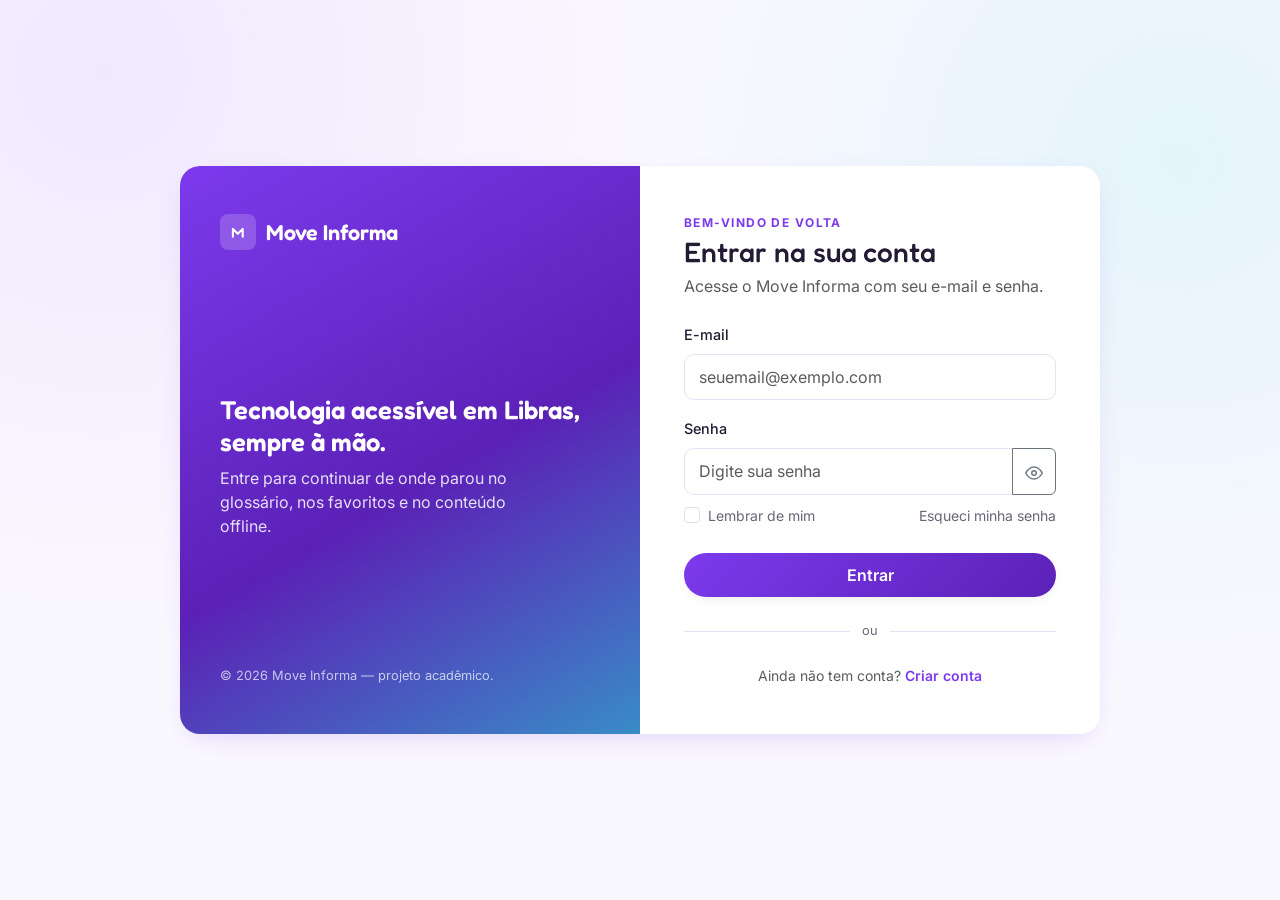
<file: moveinforma/Dhara/login.html>
<!DOCTYPE html>
<html lang="pt-br">
<head>
  <meta charset="UTF-8">
  <meta name="viewport" content="width=device-width, initial-scale=1.0">
  <title>Move Informa — Entrar</title>

  <link rel="preconnect" href="https://fonts.googleapis.com">
  <link href="https://fonts.googleapis.com/css2?family=Fredoka:wght@500;600&family=Inter:wght@400;500;600&display=swap" rel="stylesheet">
  <link href="https://cdn.jsdelivr.net/npm/bootstrap@5.3.8/dist/css/bootstrap.min.css" rel="stylesheet" integrity="sha384-sRIl4kxILFvY47J16cr9ZwB07vP4J8+LH7qKQnuqkuIAvNWLzeN8tE5YBujZqJLB" crossorigin="anonymous">

   <link rel="icon" type="image/png" href="../img/favicon.png">
  <style>
    body {
      font-family: "Inter", "Segoe UI", sans-serif;
      color: #221B33;
      background-color: #FAF8FF;
      background-image:
        radial-gradient(circle at 8% 8%, rgba(124, 58, 237, 0.08), transparent 40%),
        radial-gradient(circle at 92% 18%, rgba(34, 211, 211, 0.10), transparent 38%);
      min-height: 100vh;
    }

    h1, h2, h3, h4, h5, .brand-name {
      font-family: "Fredoka", "Segoe UI", sans-serif;
      font-weight: 600;
    }

    .login-shell {
      min-height: 100vh;
      display: flex;
      align-items: center;
      justify-content: center;
      padding: 2rem 1rem;
    }

    .login-card {
      width: 100%;
      max-width: 920px;
      background: #FFFFFF;
      border-radius: 20px;
      box-shadow: 0 10px 30px -12px rgba(124, 58, 237, 0.25);
      overflow: hidden;
      display: grid;
      grid-template-columns: 1fr 1fr;
    }

    .login-side {
      background: linear-gradient(150deg, #7C3AED, #5B21B6 55%, #22D3D3 130%);
      color: #fff;
      padding: 3rem 2.5rem;
      display: flex;
      flex-direction: column;
      justify-content: space-between;
    }

    .login-side .brand-name {
      display: flex;
      align-items: center;
      gap: .6rem;
      font-size: 1.35rem;
    }

    .login-side .logo-badge {
      width: 2.25rem;
      height: 2.25rem;
      border-radius: 8px;
      background: rgba(255, 255, 255, 0.18);
      display: flex;
      align-items: center;
      justify-content: center;
      flex-shrink: 0;
    }

    .login-side .logo-badge svg { width: 1.35rem; height: 1.35rem; }

    .login-side h2 {
      font-size: 1.6rem;
      line-height: 1.25;
      margin-top: 2rem;
    }

    .login-side p {
      color: rgba(255, 255, 255, 0.85);
      max-width: 32ch;
    }

    .login-side .side-footer {
      font-size: .8rem;
      color: rgba(255, 255, 255, 0.7);
    }

    .login-form-area {
      padding: 3rem 2.75rem;
      display: flex;
      flex-direction: column;
      justify-content: center;
    }

    .eyebrow {
      text-transform: uppercase;
      letter-spacing: .12em;
      font-size: .75rem;
      font-weight: 700;
      color: #7C3AED;
    }

    .form-label {
      font-weight: 500;
      font-size: .9rem;
    }

    .form-control {
      border-radius: 10px;
      border: 1.5px solid #E7E1F5;
      padding: .65rem .9rem;
    }

    .form-control:focus {
      border-color: #7C3AED;
      box-shadow: 0 0 0 .2rem rgba(124, 58, 237, 0.15);
    }

    .btn-move-primary {
      background: linear-gradient(135deg, #7C3AED, #5B21B6);
      border: none;
      color: #fff;
      border-radius: 999px;
      padding: .65rem 1.4rem;
      font-weight: 600;
      box-shadow: 0 4px 14px -6px rgba(34, 27, 51, 0.15);
      transition: transform .15s ease, box-shadow .15s ease;
    }

    .btn-move-primary:hover {
      color: #fff;
      transform: translateY(-1px);
      box-shadow: 0 10px 30px -12px rgba(124, 58, 237, 0.25);
    }

    .link-muted {
      color: #6B6478;
      text-decoration: none;
      font-size: .875rem;
    }

    .link-muted:hover { color: #7C3AED; }

    a.link-brand { color: #7C3AED; font-weight: 600; text-decoration: none; }
    a.link-brand:hover { text-decoration: underline; }

    .divider {
      display: flex;
      align-items: center;
      gap: .75rem;
      color: #6B6478;
      font-size: .8rem;
      margin: 1.5rem 0;
    }

    .divider::before, .divider::after {
      content: "";
      flex: 1;
      height: 1px;
      background: #E7E1F5;
    }

    @media (max-width: 767px) {
      .login-card { grid-template-columns: 1fr; }
      .login-side { display: none; }
    }
  </style>
</head>
<body>

  <div class="login-shell">
    <div class="login-card">

      <!-- Painel de marca -->
      <div class="login-side">
        <div class="brand-name">
          <span class="logo-badge">
            <svg viewBox="0 0 44 44" xmlns="http://www.w3.org/2000/svg">
              <path d="M12 30V14L22 24L32 14V30" fill="none" stroke="#FFFFFF" stroke-width="4.2" stroke-linecap="round" stroke-linejoin="round"/>
            </svg>
          </span>
          Move Informa
        </div>
        <div>
          <h2>Tecnologia acessível em Libras, sempre à mão.</h2>
          <p>Entre para continuar de onde parou no glossário, nos favoritos e no conteúdo offline.</p>
        </div>
        <div class="side-footer">© 2026 Move Informa — projeto acadêmico.</div>
      </div>

      <!-- Formulário -->
      <div class="login-form-area">
        <p class="eyebrow mb-1">Bem-vindo de volta</p>
        <h1 class="h3 mb-1">Entrar na sua conta</h1>
        <p class="text-muted mb-4">Acesse o Move Informa com seu e-mail e senha.</p>

        <form onsubmit="return false;" novalidate>
          <div class="mb-3">
            <label for="email" class="form-label">E-mail</label>
            <input type="email" class="form-control" id="email" placeholder="seuemail@exemplo.com" required autocomplete="username">
          </div>

          <div class="mb-2">
            <label for="senha" class="form-label">Senha</label>
            <div class="input-group">
              <input type="password" class="form-control" id="senha" placeholder="Digite sua senha" required autocomplete="current-password">
              <button class="btn btn-outline-secondary" type="button" id="toggleSenha" aria-label="Mostrar senha">
                <svg id="eyeIcon" width="18" height="18" viewBox="0 0 24 24" fill="none" stroke="currentColor" stroke-width="2" stroke-linecap="round" stroke-linejoin="round">
                  <path d="M1 12s4-8 11-8 11 8 11 8-4 8-11 8-11-8-11-8z"></path>
                  <circle cx="12" cy="12" r="3"></circle>
                </svg>
              </button>
            </div>
          </div>

          <div class="d-flex justify-content-between align-items-center mb-4">
            <div class="form-check">
              <input class="form-check-input" type="checkbox" id="lembrar">
              <label class="form-check-label link-muted" for="lembrar">Lembrar de mim</label>
            </div>
            <a href="#" class="link-muted">Esqueci minha senha</a>
          </div>

          <button type="submit" class="btn btn-move-primary w-100">Entrar</button>
        </form>

        <div class="divider">ou</div>

        <p class="text-center text-muted small mb-0">
          Ainda não tem conta? <a href="#" class="link-brand">Criar conta</a>
        </p>
      </div>

    </div>
  </div>

  <script src="https://cdn.jsdelivr.net/npm/bootstrap@5.3.8/dist/js/bootstrap.bundle.min.js"></script>
  <script>
    const toggleBtn = document.getElementById("toggleSenha");
    const senhaInput = document.getElementById("senha");
    toggleBtn.addEventListener("click", () => {
      const isPassword = senhaInput.getAttribute("type") === "password";
      senhaInput.setAttribute("type", isPassword ? "text" : "password");
      toggleBtn.setAttribute("aria-label", isPassword ? "Ocultar senha" : "Mostrar senha");
    });
  </script>
</body>
</html>
</file>
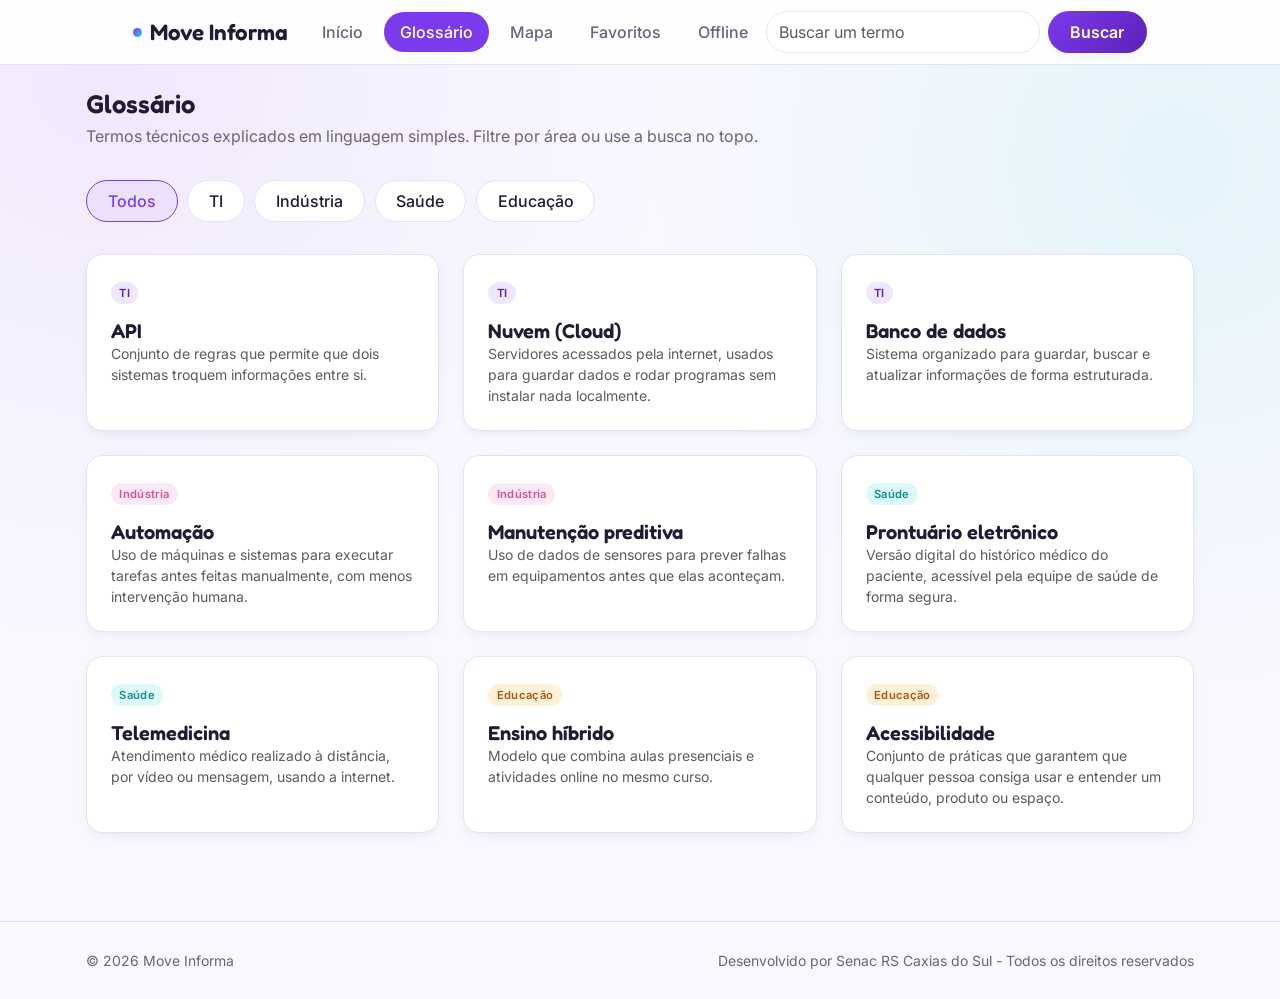
<file: moveinforma/leandro/Glossario.html>
<!DOCTYPE html>
<html lang="pt-br">
<head>
  <meta charset="UTF-8">
  <meta name="viewport" content="width=device-width, initial-scale=1.0">
  <title>Move Informa — Glossário</title>

  <link rel="preconnect" href="https://fonts.googleapis.com">
  <link href="https://fonts.googleapis.com/css2?family=Fredoka:wght@500;600&family=Inter:wght@400;500;600&display=swap" rel="stylesheet">
  <link href="https://cdn.jsdelivr.net/npm/bootstrap@5.3.8/dist/css/bootstrap.min.css" rel="stylesheet" integrity="sha384-sRIl4kxILFvY47J16cr9ZwB07vP4J8+LH7qKQnuqkuIAvNWLzeN8tE5YBujZqJLB" crossorigin="anonymous">
  <link href="../css/style.css" rel="stylesheet">
  <link rel="icon" type="image/png" href="../img/favicon.png">
</head>
<body>

  <!-- Navbar -->
  <nav class="navbar navbar-expand-lg move-navbar sticky-top">
    <div class="container-page d-flex flex-wrap">
      <a class="navbar-brand" href="../pietro/pagInicial.html"><span class="dot"></span>Move Informa</a>
      <button class="navbar-toggler" type="button" data-bs-toggle="collapse" data-bs-target="#navbarMove" aria-controls="navbarMove" aria-expanded="false" aria-label="Abrir menu">
        <span class="navbar-toggler-icon"></span>
      </button>
      <div class="collapse navbar-collapse" id="navbarMove">
        <ul class="navbar-nav me-auto mb-2 mb-lg-0">
          <li class="nav-item"><a class="nav-link" href="../pietro/pagInicial.html">Início</a></li>
          <li class="nav-item"><a class="nav-link active" aria-current="page" href="Glossario.html">Glossário</a></li>
          <li class="nav-item"><a class="nav-link" href="#">Mapa</a></li>
          <li class="nav-item"><a class="nav-link" href="../gabi/favoritos.html">Favoritos</a></li>
          <li class="nav-item"><a class="nav-link" href="../pedro/offline.html">Offline</a></li>
        </ul>
        <form class="d-flex" role="search" onsubmit="return false;">
          <input class="form-control me-2 btn-search" type="search" placeholder="Buscar um termo" aria-label="Buscar" data-search-input>
          <button class="btn btn-move-primary" type="submit">Buscar</button>
        </form>
      </div>
    </div>
  </nav>

  <main class="container-page py-4">
    <h1 class="section-title">Glossário</h1>
    <p class="section-subtitle">Termos técnicos explicados em linguagem simples. Filtre por área ou use a busca no topo.</p>

    <div class="filter-bar">
      <button type="button" class="btn btn-move-outline active" data-filter="todos">Todos</button>
      <button type="button" class="btn btn-move-outline" data-filter="ti">TI</button>
      <button type="button" class="btn btn-move-outline" data-filter="industria">Indústria</button>
      <button type="button" class="btn btn-move-outline" data-filter="saude">Saúde</button>
      <button type="button" class="btn btn-move-outline" data-filter="educacao">Educação</button>
    </div>

    <div class="row g-4">

      <div class="col-md-6 col-lg-4" data-category="ti" data-search-item>
        <div class="move-card p-4">
          <span class="badge-category badge-ti">TI</span>
          <h5 class="card-title mt-3">API</h5>
          <p class="card-text text-muted small">Conjunto de regras que permite que dois sistemas troquem informações entre si.</p>
        </div>
      </div>

      <div class="col-md-6 col-lg-4" data-category="ti" data-search-item>
        <div class="move-card p-4">
          <span class="badge-category badge-ti">TI</span>
          <h5 class="card-title mt-3">Nuvem (Cloud)</h5>
          <p class="card-text text-muted small">Servidores acessados pela internet, usados para guardar dados e rodar programas sem instalar nada localmente.</p>
        </div>
      </div>

      <div class="col-md-6 col-lg-4" data-category="ti" data-search-item>
        <div class="move-card p-4">
          <span class="badge-category badge-ti">TI</span>
          <h5 class="card-title mt-3">Banco de dados</h5>
          <p class="card-text text-muted small">Sistema organizado para guardar, buscar e atualizar informações de forma estruturada.</p>
        </div>
      </div>

      <div class="col-md-6 col-lg-4" data-category="industria" data-search-item>
        <div class="move-card p-4">
          <span class="badge-category badge-industria">Indústria</span>
          <h5 class="card-title mt-3">Automação</h5>
          <p class="card-text text-muted small">Uso de máquinas e sistemas para executar tarefas antes feitas manualmente, com menos intervenção humana.</p>
        </div>
      </div>

      <div class="col-md-6 col-lg-4" data-category="industria" data-search-item>
        <div class="move-card p-4">
          <span class="badge-category badge-industria">Indústria</span>
          <h5 class="card-title mt-3">Manutenção preditiva</h5>
          <p class="card-text text-muted small">Uso de dados de sensores para prever falhas em equipamentos antes que elas aconteçam.</p>
        </div>
      </div>

      <div class="col-md-6 col-lg-4" data-category="saude" data-search-item>
        <div class="move-card p-4">
          <span class="badge-category badge-saude">Saúde</span>
          <h5 class="card-title mt-3">Prontuário eletrônico</h5>
          <p class="card-text text-muted small">Versão digital do histórico médico do paciente, acessível pela equipe de saúde de forma segura.</p>
        </div>
      </div>

      <div class="col-md-6 col-lg-4" data-category="saude" data-search-item>
        <div class="move-card p-4">
          <span class="badge-category badge-saude">Saúde</span>
          <h5 class="card-title mt-3">Telemedicina</h5>
          <p class="card-text text-muted small">Atendimento médico realizado à distância, por vídeo ou mensagem, usando a internet.</p>
        </div>
      </div>

      <div class="col-md-6 col-lg-4" data-category="educacao" data-search-item>
        <div class="move-card p-4">
          <span class="badge-category badge-educacao">Educação</span>
          <h5 class="card-title mt-3">Ensino híbrido</h5>
          <p class="card-text text-muted small">Modelo que combina aulas presenciais e atividades online no mesmo curso.</p>
        </div>
      </div>

      <div class="col-md-6 col-lg-4" data-category="educacao" data-search-item>
        <div class="move-card p-4">
          <span class="badge-category badge-educacao">Educação</span>
          <h5 class="card-title mt-3">Acessibilidade</h5>
          <p class="card-text text-muted small">Conjunto de práticas que garantem que qualquer pessoa consiga usar e entender um conteúdo, produto ou espaço.</p>
        </div>
      </div>

    </div>

    <div class="move-empty mt-4" data-empty-state style="display:none;">
      Nenhum termo encontrado para esse filtro.
    </div>
  </main>

  <footer class="move-footer">
    <div class="container-page d-flex flex-wrap justify-content-between gap-2">
      <span>© 2026 Move Informa</span>
      <span>Desenvolvido por Senac RS Caxias do Sul - Todos os direitos reservados</span>
    </div>
  </footer>

  <script src="https://cdn.jsdelivr.net/npm/bootstrap@5.3.8/dist/js/bootstrap.bundle.min.js"></script>
  <script src="../js/script.js"></script>
</body>
</html>
</file>
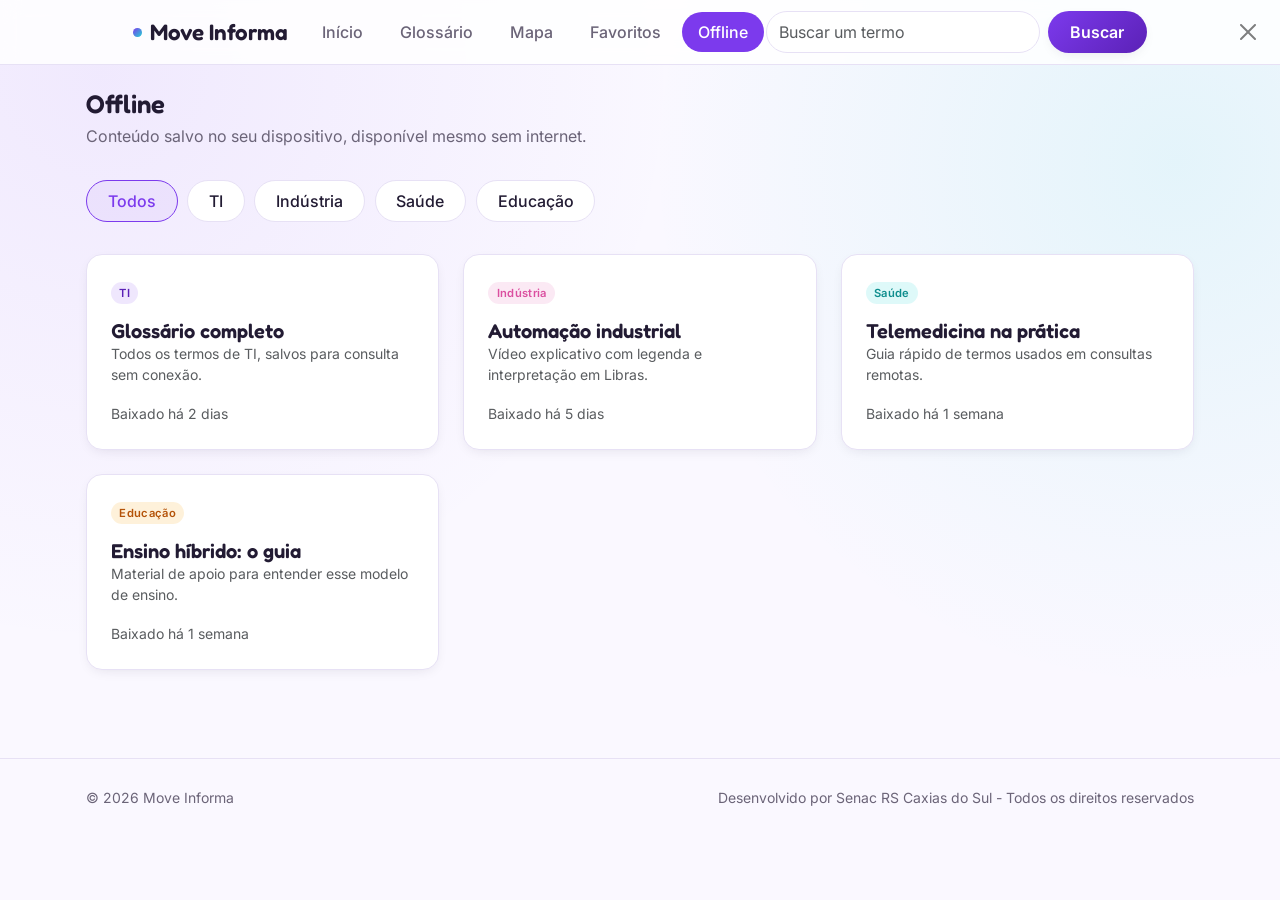
<file: moveinforma/pedro/offline.html>
<!DOCTYPE html>
<html lang="pt-br">
<head>
  <meta charset="UTF-8">
  <meta name="viewport" content="width=device-width, initial-scale=1.0">
  <title>Move Informa — Offline</title>

  <link rel="preconnect" href="https://fonts.googleapis.com">
  <link href="https://fonts.googleapis.com/css2?family=Fredoka:wght@500;600&family=Inter:wght@400;500;600&display=swap" rel="stylesheet">
  <link href="https://cdn.jsdelivr.net/npm/bootstrap@5.3.8/dist/css/bootstrap.min.css" rel="stylesheet" integrity="sha384-sRIl4kxILFvY47J16cr9ZwB07vP4J8+LH7qKQnuqkuIAvNWLzeN8tE5YBujZqJLB" crossorigin="anonymous">
  <link href="../css/style.css" rel="stylesheet">
  <link rel="icon" type="image/png" href="../img/favicon.png">
</head>
<body>

  <!-- Navbar -->
  <nav class="navbar navbar-expand-lg move-navbar sticky-top">
    <div class="container-page d-flex flex-wrap">
      <a class="navbar-brand" href="../pietro/pagInicial.html"><span class="dot"></span>Move Informa</a>
      <button class="navbar-toggler" type="button" data-bs-toggle="collapse" data-bs-target="#navbarMove" aria-controls="navbarMove" aria-expanded="false" aria-label="Abrir menu">
        <span class="navbar-toggler-icon"></span>
      </button>
      <div class="collapse navbar-collapse" id="navbarMove">
        <ul class="navbar-nav me-auto mb-2 mb-lg-0">
          <li class="nav-item"><a class="nav-link" href="../pietro/pagInicial.html">Início</a></li>
          <li class="nav-item"><a class="nav-link" href="../leandro/Glossario.html">Glossário</a></li>
          <li class="nav-item"><a class="nav-link" href="#">Mapa</a></li>
          <li class="nav-item"><a class="nav-link" href="../gabi/favoritos.html">Favoritos</a></li>
          <li class="nav-item"><a class="nav-link active" aria-current="page" href="offline.html">Offline</a></li>
        </ul>
        <form class="d-flex" role="search" onsubmit="return false;">
          <input class="form-control me-2 btn-search" type="search" placeholder="Buscar um termo" aria-label="Buscar">
          <button class="btn btn-move-primary" type="submit">Buscar</button>
        </form>
      </div>
    </div>
  </nav>

  <main class="container-page py-4 position-relative">
    <button type="button" class="btn-close btn-float-close" aria-label="Fechar" data-go-home></button>

    <h1 class="section-title">Offline</h1>
    <p class="section-subtitle">Conteúdo salvo no seu dispositivo, disponível mesmo sem internet.</p>

    <div class="filter-bar">
      <button type="button" class="btn btn-move-outline active" data-filter="todos">Todos</button>
      <button type="button" class="btn btn-move-outline" data-filter="ti">TI</button>
      <button type="button" class="btn btn-move-outline" data-filter="industria">Indústria</button>
      <button type="button" class="btn btn-move-outline" data-filter="saude">Saúde</button>
      <button type="button" class="btn btn-move-outline" data-filter="educacao">Educação</button>
    </div>

    <div class="row g-4">
      <div class="col-md-6 col-lg-4" data-category="ti">
        <div class="move-card p-4">
          <span class="badge-category badge-ti">TI</span>
          <h5 class="card-title mt-3">Glossário completo</h5>
          <p class="card-text text-muted small">Todos os termos de TI, salvos para consulta sem conexão.</p>
          <span class="text-muted small">Baixado há 2 dias</span>
        </div>
      </div>

      <div class="col-md-6 col-lg-4" data-category="industria">
        <div class="move-card p-4">
          <span class="badge-category badge-industria">Indústria</span>
          <h5 class="card-title mt-3">Automação industrial</h5>
          <p class="card-text text-muted small">Vídeo explicativo com legenda e interpretação em Libras.</p>
          <span class="text-muted small">Baixado há 5 dias</span>
        </div>
      </div>

      <div class="col-md-6 col-lg-4" data-category="saude">
        <div class="move-card p-4">
          <span class="badge-category badge-saude">Saúde</span>
          <h5 class="card-title mt-3">Telemedicina na prática</h5>
          <p class="card-text text-muted small">Guia rápido de termos usados em consultas remotas.</p>
          <span class="text-muted small">Baixado há 1 semana</span>
        </div>
      </div>

      <div class="col-md-6 col-lg-4" data-category="educacao">
        <div class="move-card p-4">
          <span class="badge-category badge-educacao">Educação</span>
          <h5 class="card-title mt-3">Ensino híbrido: o guia</h5>
          <p class="card-text text-muted small">Material de apoio para entender esse modelo de ensino.</p>
          <span class="text-muted small">Baixado há 1 semana</span>
        </div>
      </div>
    </div>

    <div class="move-empty mt-4" data-empty-state style="display:none;">
      Nenhum conteúdo offline nessa categoria.
    </div>
  </main>

  <footer class="move-footer">
    <div class="container-page d-flex flex-wrap justify-content-between gap-2">
      <span>© 2026 Move Informa</span>
      <span>Desenvolvido por Senac RS Caxias do Sul - Todos os direitos reservados</span>
    </div>
  </footer>

  <script src="https://cdn.jsdelivr.net/npm/bootstrap@5.3.8/dist/js/bootstrap.bundle.min.js"></script>
  <script src="../js/script.js"></script>
</body>
</html>
</file>
<file: moveinforma/css/style.css>
/* ==========================================================================
   Move Informa — Design System
   Paleta e tipografia centralizadas para todas as páginas do projeto.
   ========================================================================== */

body {
  font-family: "Inter", "Segoe UI", sans-serif;
  color: #221B33;
  background-color: #FAF8FF;
  background-image:
    radial-gradient(circle at 8% 8%, rgba(124, 58, 237, 0.08), transparent 40%),
    radial-gradient(circle at 92% 18%, rgba(34, 211, 211, 0.10), transparent 38%);
  background-attachment: fixed;
}

h1, h2, h3, h4, h5, .navbar-brand {
  font-family: "Fredoka", "Segoe UI", sans-serif;
  font-weight: 600;
}

a {
  color: #7C3AED;
}

/* ---------- Navbar ---------- */
.move-navbar {
  background: rgba(255, 255, 255, 0.85);
  backdrop-filter: blur(10px);
  border-bottom: 1px solid #E7E1F5;
  padding-top: .65rem;
  padding-bottom: .65rem;
}

.move-navbar .navbar-brand {
  font-size: 1.4rem;
  color: #221B33;
  display: flex;
  align-items: center;
  gap: .5rem;
}

.move-navbar .navbar-brand .dot {
  width: .55rem;
  height: .55rem;
  border-radius: 50%;
  background: linear-gradient(135deg, #7C3AED, #22D3D3);
  display: inline-block;
}

.move-navbar .nav-link {
  font-weight: 500;
  color: #6B6478 !important;
  border-radius: 999px;
  padding: .5rem 1rem !important;
  margin: 0 .15rem;
  transition: background-color .15s ease, color .15s ease;
}

.move-navbar .nav-link:hover {
  background-color: rgba(124, 58, 237, 0.08);
  color: #7C3AED !important;
}

.move-navbar .nav-link.active {
  background-color: #7C3AED;
  color: #fff !important;
}

.move-navbar .btn-search {
  border-radius: 999px;
  border: 1px solid #E7E1F5;
}

/* ---------- Botões ---------- */
.btn-move-primary {
  background: linear-gradient(135deg, #7C3AED, #5B21B6);
  border: none;
  color: #fff;
  border-radius: 999px;
  padding: .55rem 1.4rem;
  font-weight: 600;
  box-shadow: 0 4px 14px -6px rgba(34, 27, 51, 0.15);
  transition: transform .15s ease, box-shadow .15s ease;
}

.btn-move-primary:hover {
  color: #fff;
  transform: translateY(-1px);
  box-shadow: 0 10px 30px -12px rgba(124, 58, 237, 0.25);
}

.btn-move-outline {
  border-radius: 999px;
  border: 1.5px solid #E7E1F5;
  background: #fff;
  color: #221B33;
  font-weight: 500;
  padding: .5rem 1.3rem;
  transition: border-color .15s ease, color .15s ease, background-color .15s ease;
}

.btn-move-outline:hover,
.btn-move-outline.active {
  border-color: #7C3AED;
  color: #7C3AED;
  background: rgba(124, 58, 237, 0.06);
}

.btn-move-ghost {
  border-radius: 999px;
  border: 1.5px solid #E7E1F5;
  background: #fff;
  color: #6B6478;
  font-weight: 500;
  padding: .4rem 1.1rem;
}

.btn-move-ghost:hover {
  border-color: #DB4FA0;
  color: #DB4FA0;
}

/* ---------- Hero ---------- */
.move-hero {
  padding: 3.5rem 0 2.5rem;
}

.move-hero .eyebrow {
  text-transform: uppercase;
  letter-spacing: .12em;
  font-size: .75rem;
  font-weight: 700;
  color: #7C3AED;
}

.move-hero h1 {
  font-size: clamp(2rem, 4vw, 2.75rem);
  line-height: 1.15;
}

.move-hero p.lead {
  color: #6B6478;
  max-width: 46ch;
}

/* ---------- Carousel ---------- */
.move-carousel {
  border-radius: 16px;
  overflow: hidden;
  box-shadow: 0 10px 30px -12px rgba(124, 58, 237, 0.25);
}

.move-carousel .carousel-item img {
  height: 340px;
  object-fit: cover;
  filter: saturate(1.05);
}

.move-carousel .carousel-caption {
  text-align: left;
  left: 1.5rem;
  right: 1.5rem;
  bottom: 1.25rem;
  background: linear-gradient(0deg, rgba(34,27,51,.75), transparent 130%);
  border-radius: 10px;
  padding: 1rem 1.25rem .25rem;
}

/* ---------- Cards ---------- */
.move-card {
  background: #FFFFFF;
  border: 1px solid #E7E1F5;
  border-radius: 16px;
  box-shadow: 0 4px 14px -6px rgba(34, 27, 51, 0.15);
  transition: transform .18s ease, box-shadow .18s ease;
  height: 100%;
}

.move-card:hover {
  transform: translateY(-4px);
  box-shadow: 0 10px 30px -12px rgba(124, 58, 237, 0.25);
}

.move-card .icon-badge {
  width: 3rem;
  height: 3rem;
  border-radius: 12px;
  display: flex;
  align-items: center;
  justify-content: center;
  background: rgba(124, 58, 237, 0.10);
  margin-bottom: .75rem;
}

.move-card .icon-badge img {
  width: 1.75rem;
  height: 1.75rem;
}

.badge-category {
  font-weight: 600;
  font-size: .7rem;
  letter-spacing: .03em;
  border-radius: 999px;
  padding: .35em .75em;
}

.badge-ti       { background: rgba(124, 58, 237, .12); color: #5B21B6; }
.badge-industria{ background: rgba(219, 79, 160, .12); color: #DB4FA0; }
.badge-saude    { background: rgba(34, 211, 211, .15); color: #0E8E8E; }
.badge-educacao { background: rgba(245, 158, 11, .15); color: #B45309; }

/* ---------- Seções ---------- */
.section-title {
  font-size: 1.6rem;
  margin-bottom: .25rem;
}

.section-subtitle {
  color: #6B6478;
  margin-bottom: 2rem;
}

.section-badge-soon {
  font-size: .75rem;
  background: rgba(34, 27, 51, .06);
  color: #6B6478;
  border-radius: 999px;
  padding: .3em .8em;
}

/* ---------- Filtros (Glossário / Offline / Favoritos) ---------- */
.filter-bar {
  display: flex;
  flex-wrap: wrap;
  gap: .6rem;
  margin: 1.5rem 0 2rem;
}

/* ---------- Empty state ---------- */
.move-empty {
  border: 1.5px dashed #E7E1F5;
  border-radius: 16px;
  padding: 2.5rem 1.5rem;
  text-align: center;
  color: #6B6478;
}

/* ---------- Footer ---------- */
.move-footer {
  border-top: 1px solid #E7E1F5;
  margin-top: 4rem;
  padding: 1.75rem 0;
  color: #6B6478;
  font-size: .875rem;
}

/* ---------- Botão fechar/voltar flutuante ---------- */
.btn-float-close {
  position: fixed;
  top: 1.25rem;
  right: 1.25rem;
  z-index: 1030;
}

/* ---------- Utilidades ---------- */
.container-page {
  max-width: 1140px;
  margin: 0 auto;
  padding: 0 1rem;
}

@media (max-width: 576px) {
  .move-carousel .carousel-item img {
    height: 220px;
  }
}
</file>
